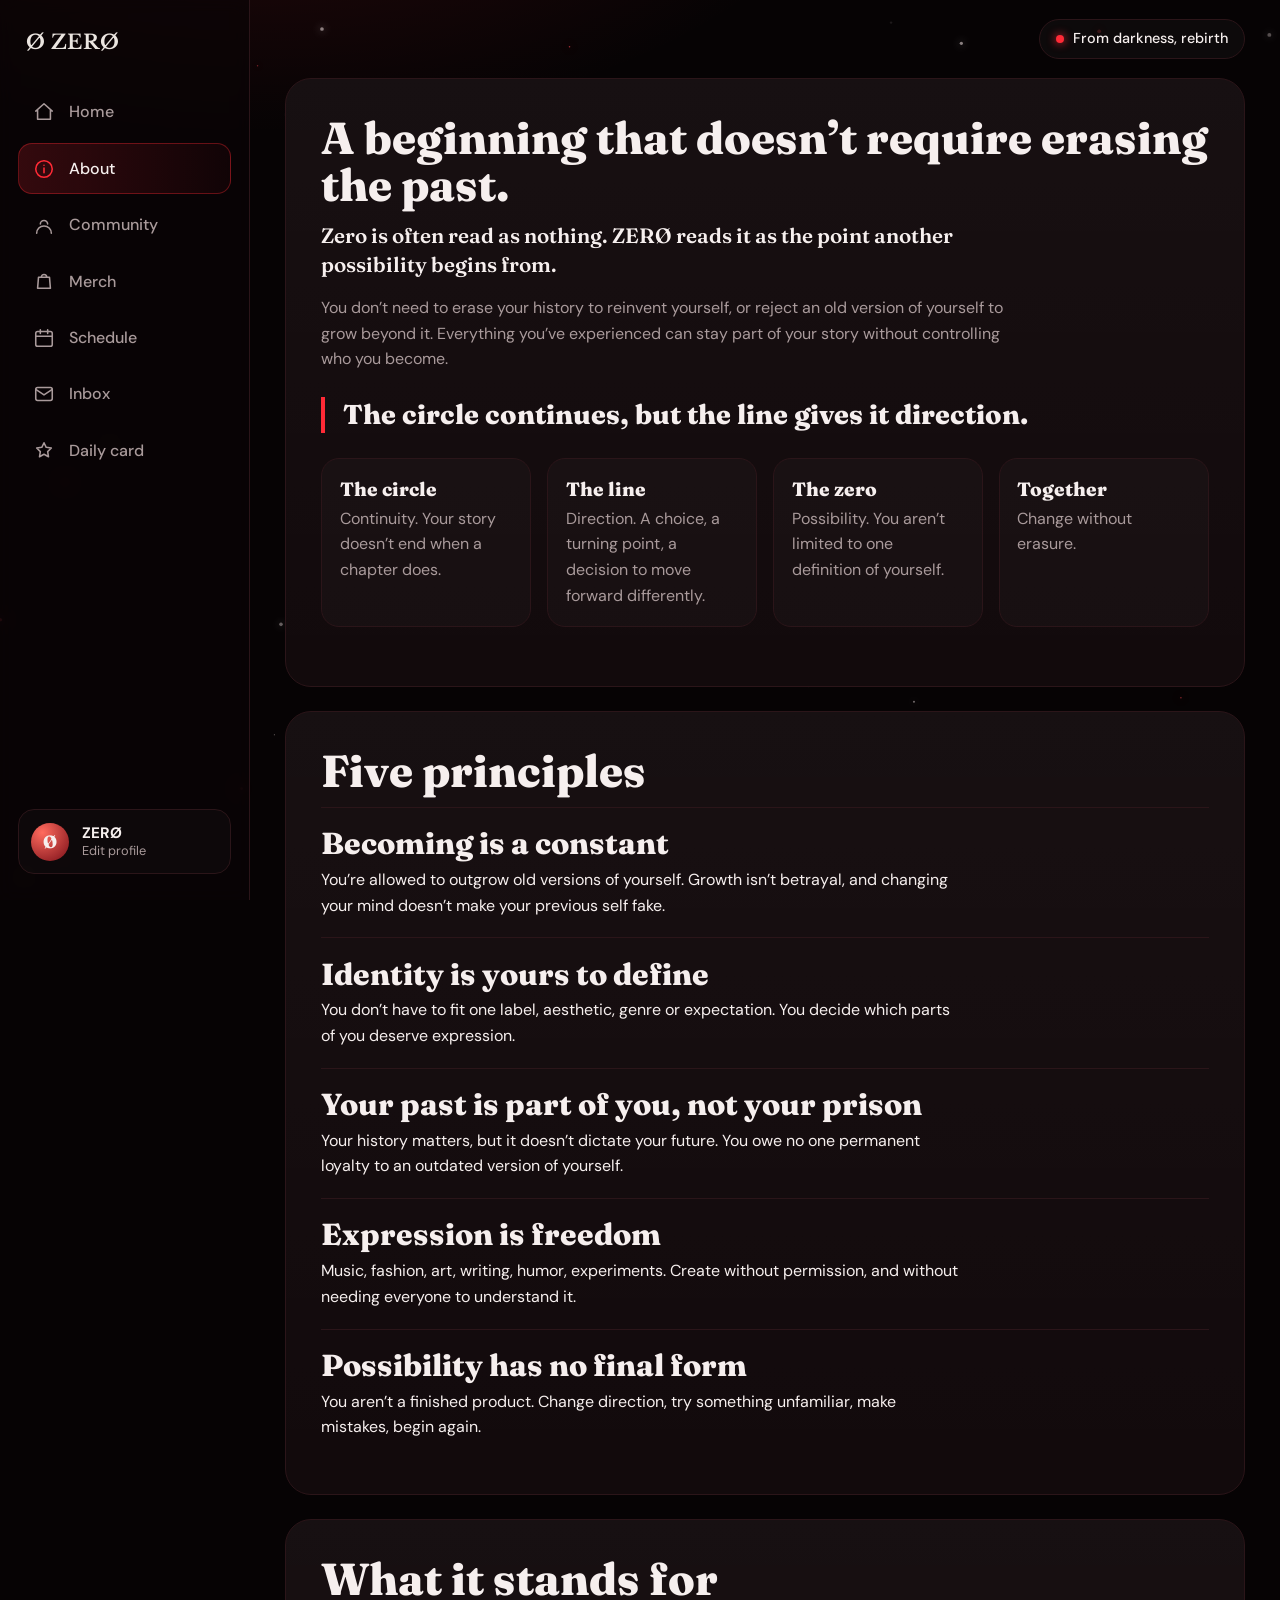
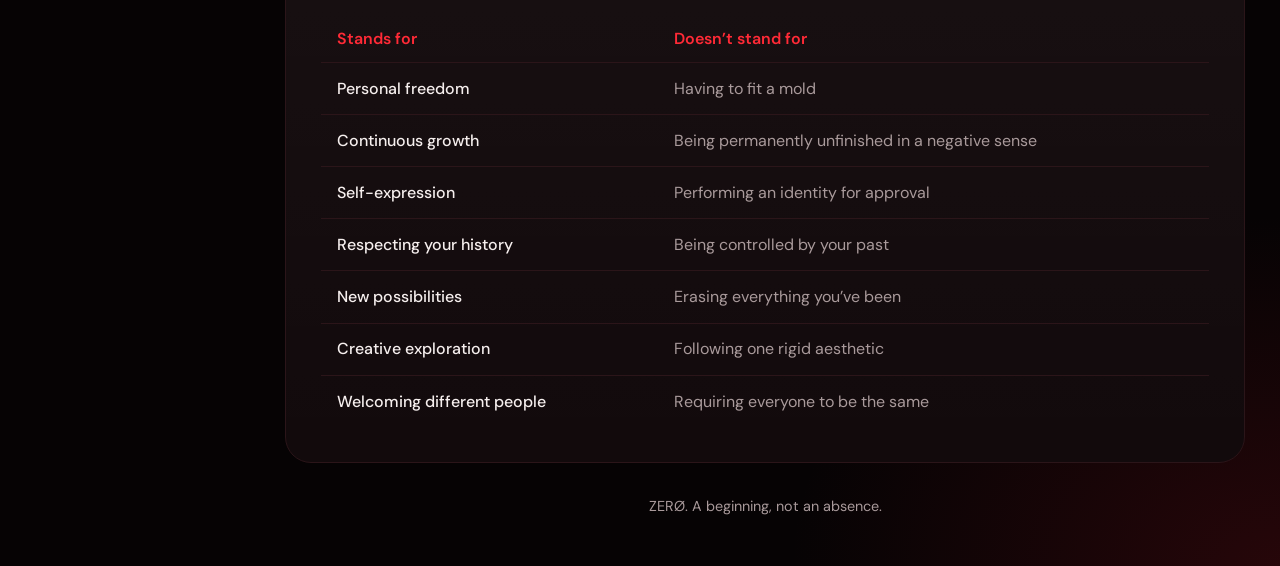
<file: about.html>
<!DOCTYPE html>
<html lang="en">
<head>
<meta charset="utf-8">
<meta name="viewport" content="width=device-width, initial-scale=1, viewport-fit=cover">
<meta name="theme-color" content="#000000">
<meta name="description" content="ZERØ isn’t about erasing yourself. It’s about allowing yourself to evolve.">
<title>About · ZERØ</title>
<link rel="manifest" href="manifest.json">
<link rel="icon" href="icon.svg" type="image/svg+xml">
<link rel="icon" href="favicon-32.png" sizes="32x32" type="image/png">
<link rel="apple-touch-icon" href="apple-touch-icon.png">
<link rel="preconnect" href="https://fonts.googleapis.com">
<link rel="preconnect" href="https://fonts.gstatic.com" crossorigin>
<link href="https://fonts.googleapis.com/css2?family=Fraunces:opsz,wght@9..144,600;9..144,800&family=DM+Sans:wght@400;500;700&family=Libre+Baskerville:wght@700&display=swap" rel="stylesheet">
<link rel="stylesheet" href="zero.css">
</head>
<body>
<canvas id="stars" aria-hidden="true"></canvas>
<aside>
  <a class="brand" href="index.html"><b class="wm">Ø ZERØ</b></a>
  <nav aria-label="Main"><ul><li><a href="index.html"><svg viewBox="0 0 24 24"><path d="M3 11l9-8 9 8M5 10v10h14V10"/></svg>Home</a></li><li><a href="about.html" aria-current="page"><svg viewBox="0 0 24 24"><circle cx="12" cy="12" r="9"/><path d="M12 11v5M12 8h.01"/></svg>About</a></li><li><a href="community.html"><svg viewBox="0 0 24 24"><path d="M16 11a4 4 0 10-8 0M4 21a8 8 0 0116 0"/></svg>Community</a></li><li><a href="merch.html"><svg viewBox="0 0 24 24"><path d="M6 8h12l1 12H5zM9 8a3 3 0 016 0"/></svg>Merch</a></li><li><a href="schedule.html"><svg viewBox="0 0 24 24"><rect x="3" y="5" width="18" height="16" rx="2"/><path d="M3 10h18M8 3v4M16 3v4"/></svg>Schedule</a></li><li><a href="inbox.html"><svg viewBox="0 0 24 24"><rect x="3" y="5" width="18" height="14" rx="2"/><path d="M3 7l9 6 9-6"/></svg>Inbox</a></li><li><a href="tarot.html"><svg viewBox="0 0 24 24"><path d="M12 3l2.4 5 5.6.8-4 3.9.9 5.6L12 15.6 7.1 18.3l.9-5.6-4-3.9 5.6-.8z"/></svg>Daily card</a></li></ul></nav>
  <button class="me" id="me" type="button" aria-haspopup="dialog" aria-label="Edit profile"><i id="me-av">Ø</i><div><b id="me-name">ZERØ</b><small id="me-sub">Edit profile</small></div></button>
</aside>
<main>
  <div class="top"><span class="pill">From darkness, rebirth</span></div>
  <div class="card">
    <h2>A beginning that doesn’t require erasing the past.</h2>
    <p class="lead">Zero is often read as nothing. ZERØ reads it as the point another possibility begins from.</p>
    <p class="intro">You don’t need to erase your history to reinvent yourself, or reject an old version of yourself to grow beyond it. Everything you’ve experienced can stay part of your story without controlling who you become.</p>
    <p class="message">The circle continues, but the line gives it direction.</p>
    <div class="grid4">
      <div class="mini"><b>The circle</b>Continuity. Your story doesn’t end when a chapter does.</div>
      <div class="mini"><b>The line</b>Direction. A choice, a turning point, a decision to move forward differently.</div>
      <div class="mini"><b>The zero</b>Possibility. You aren’t limited to one definition of yourself.</div>
      <div class="mini"><b>Together</b>Change without erasure.</div>
    </div>
  </div>
  <div class="card gap"><h2>Five principles</h2><div class="force"><h3>Becoming is a constant</h3><p>You’re allowed to outgrow old versions of yourself. Growth isn’t betrayal, and changing your mind doesn’t make your previous self fake.</p></div><div class="force"><h3>Identity is yours to define</h3><p>You don’t have to fit one label, aesthetic, genre or expectation. You decide which parts of you deserve expression.</p></div><div class="force"><h3>Your past is part of you, not your prison</h3><p>Your history matters, but it doesn’t dictate your future. You owe no one permanent loyalty to an outdated version of yourself.</p></div><div class="force"><h3>Expression is freedom</h3><p>Music, fashion, art, writing, humor, experiments. Create without permission, and without needing everyone to understand it.</p></div><div class="force"><h3>Possibility has no final form</h3><p>You aren’t a finished product. Change direction, try something unfamiliar, make mistakes, begin again.</p></div></div>
  <div class="card gap"><h2>What it stands for</h2><div class="scroll"><table><thead><tr><th>Stands for</th><th>Doesn’t stand for</th></tr></thead><tbody><tr><td>Personal freedom</td><td>Having to fit a mold</td></tr><tr><td>Continuous growth</td><td>Being permanently unfinished in a negative sense</td></tr><tr><td>Self-expression</td><td>Performing an identity for approval</td></tr><tr><td>Respecting your history</td><td>Being controlled by your past</td></tr><tr><td>New possibilities</td><td>Erasing everything you’ve been</td></tr><tr><td>Creative exploration</td><td>Following one rigid aesthetic</td></tr><tr><td>Welcoming different people</td><td>Requiring everyone to be the same</td></tr></tbody></table></div></div>
  <footer>ZERØ. A beginning, not an absence.</footer>
</main>
<script src="zero.js"></script>
</body>
</html>
</file>
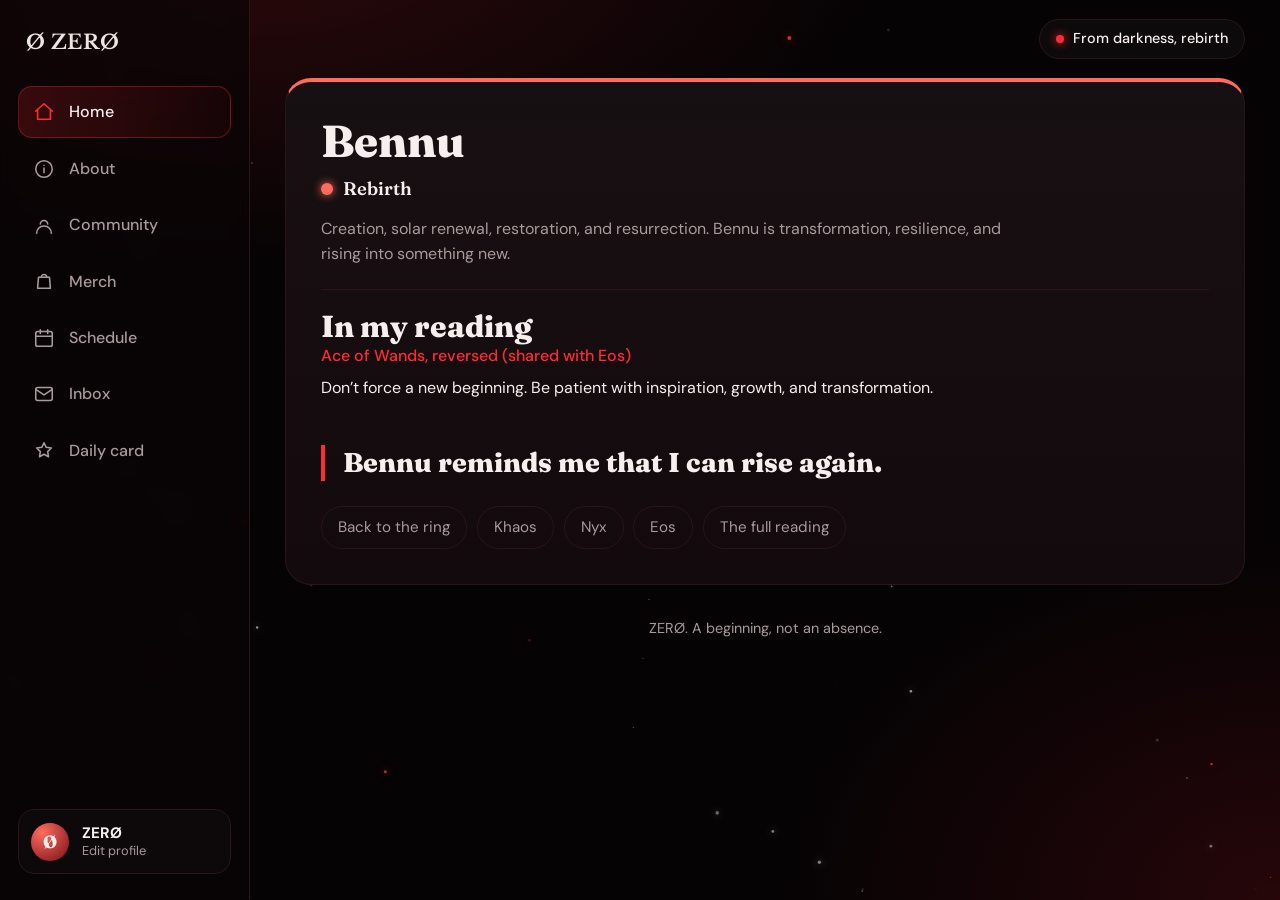
<file: bennu.html>
<!DOCTYPE html>
<html lang="en">
<head>
<meta charset="utf-8">
<meta name="viewport" content="width=device-width, initial-scale=1, viewport-fit=cover">
<meta name="theme-color" content="#000000">
<meta name="description" content="ZERØ isn’t about erasing yourself. It’s about allowing yourself to evolve.">
<title>Bennu · ZERØ</title>
<link rel="manifest" href="manifest.json">
<link rel="icon" href="icon.svg" type="image/svg+xml">
<link rel="icon" href="favicon-32.png" sizes="32x32" type="image/png">
<link rel="apple-touch-icon" href="apple-touch-icon.png">
<link rel="preconnect" href="https://fonts.googleapis.com">
<link rel="preconnect" href="https://fonts.gstatic.com" crossorigin>
<link href="https://fonts.googleapis.com/css2?family=Fraunces:opsz,wght@9..144,600;9..144,800&family=DM+Sans:wght@400;500;700&family=Libre+Baskerville:wght@700&display=swap" rel="stylesheet">
<link rel="stylesheet" href="zero.css">
</head>
<body>
<canvas id="stars" aria-hidden="true"></canvas>
<aside>
  <a class="brand" href="index.html"><b class="wm">Ø ZERØ</b></a>
  <nav aria-label="Main"><ul><li><a href="index.html" aria-current="page"><svg viewBox="0 0 24 24"><path d="M3 11l9-8 9 8M5 10v10h14V10"/></svg>Home</a></li><li><a href="about.html"><svg viewBox="0 0 24 24"><circle cx="12" cy="12" r="9"/><path d="M12 11v5M12 8h.01"/></svg>About</a></li><li><a href="community.html"><svg viewBox="0 0 24 24"><path d="M16 11a4 4 0 10-8 0M4 21a8 8 0 0116 0"/></svg>Community</a></li><li><a href="merch.html"><svg viewBox="0 0 24 24"><path d="M6 8h12l1 12H5zM9 8a3 3 0 016 0"/></svg>Merch</a></li><li><a href="schedule.html"><svg viewBox="0 0 24 24"><rect x="3" y="5" width="18" height="16" rx="2"/><path d="M3 10h18M8 3v4M16 3v4"/></svg>Schedule</a></li><li><a href="inbox.html"><svg viewBox="0 0 24 24"><rect x="3" y="5" width="18" height="14" rx="2"/><path d="M3 7l9 6 9-6"/></svg>Inbox</a></li><li><a href="tarot.html"><svg viewBox="0 0 24 24"><path d="M12 3l2.4 5 5.6.8-4 3.9.9 5.6L12 15.6 7.1 18.3l.9-5.6-4-3.9 5.6-.8z"/></svg>Daily card</a></li></ul></nav>
  <button class="me" id="me" type="button" aria-haspopup="dialog" aria-label="Edit profile"><i id="me-av">Ø</i><div><b id="me-name">ZERØ</b><small id="me-sub">Edit profile</small></div></button>
</aside>
<main>
  <div class="top"><span class="pill">From darkness, rebirth</span></div>
  <div class="card deity" style="--c:#ff6b5e">
    <h2>Bennu</h2><p class="sub">Rebirth</p><p class="intro">Creation, solar renewal, restoration, and resurrection. Bennu is transformation, resilience, and rising into something new.</p>
    <div class="force"><h3>In my reading</h3><b>Ace of Wands, reversed (shared with Eos)</b><p>Don’t force a new beginning. Be patient with inspiration, growth, and transformation.</p></div>
    <p class="message">Bennu reminds me that I can rise again.</p>
    <div class="chips"><a class="chip" href="index.html">Back to the ring</a><a class="chip" href="khaos.html">Khaos</a><a class="chip" href="nyx.html">Nyx</a><a class="chip" href="eos.html">Eos</a><a class="chip" href="reading.html">The full reading</a></div>
  </div>
  <footer>ZERØ. A beginning, not an absence.</footer>
</main>
<script src="zero.js"></script>
</body>
</html>
</file>
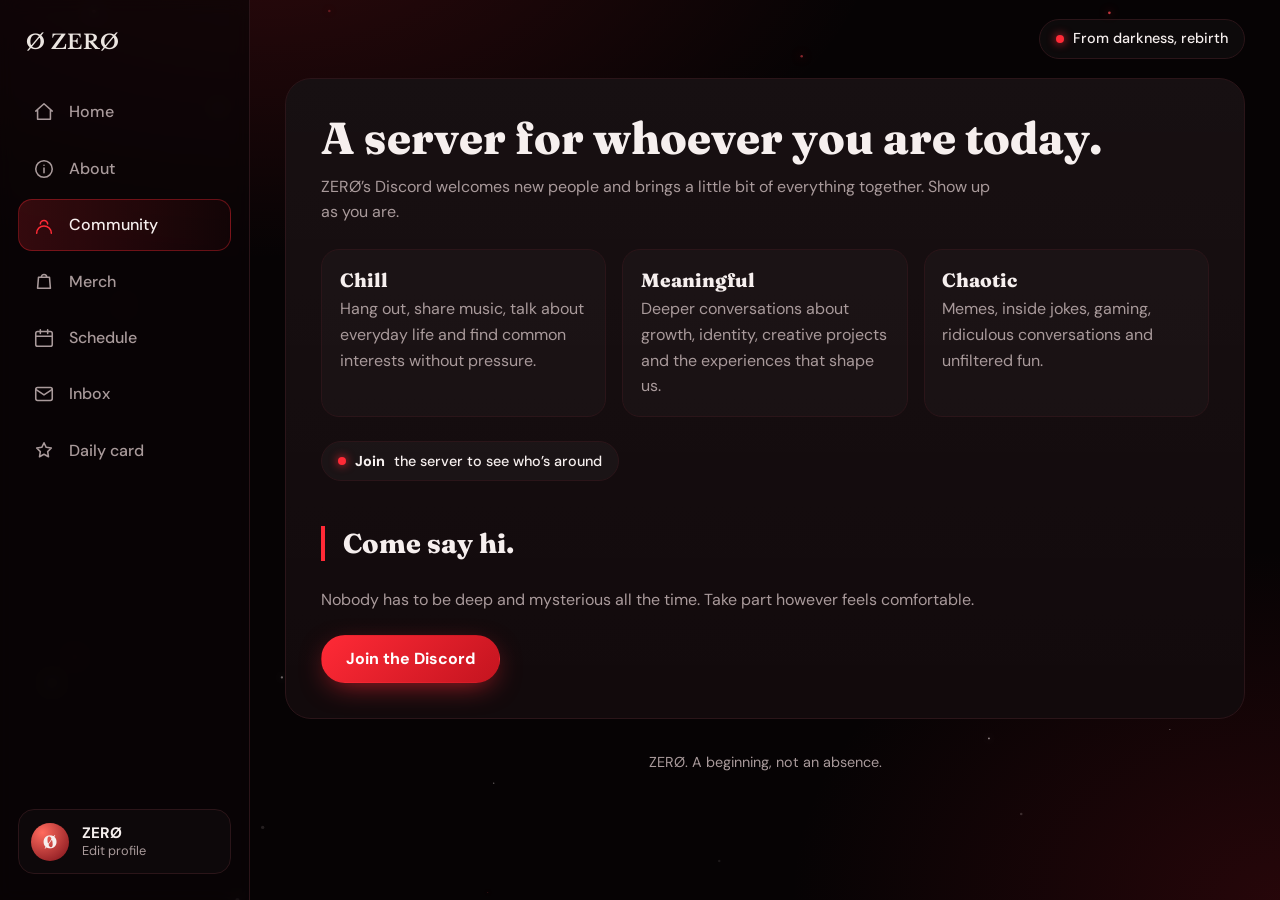
<file: community.html>
<!DOCTYPE html>
<html lang="en">
<head>
<meta charset="utf-8">
<meta name="viewport" content="width=device-width, initial-scale=1, viewport-fit=cover">
<meta name="theme-color" content="#000000">
<meta name="description" content="ZERØ isn’t about erasing yourself. It’s about allowing yourself to evolve.">
<title>Community · ZERØ</title>
<link rel="manifest" href="manifest.json">
<link rel="icon" href="icon.svg" type="image/svg+xml">
<link rel="icon" href="favicon-32.png" sizes="32x32" type="image/png">
<link rel="apple-touch-icon" href="apple-touch-icon.png">
<link rel="preconnect" href="https://fonts.googleapis.com">
<link rel="preconnect" href="https://fonts.gstatic.com" crossorigin>
<link href="https://fonts.googleapis.com/css2?family=Fraunces:opsz,wght@9..144,600;9..144,800&family=DM+Sans:wght@400;500;700&family=Libre+Baskerville:wght@700&display=swap" rel="stylesheet">
<link rel="stylesheet" href="zero.css">
</head>
<body>
<canvas id="stars" aria-hidden="true"></canvas>
<aside>
  <a class="brand" href="index.html"><b class="wm">Ø ZERØ</b></a>
  <nav aria-label="Main"><ul><li><a href="index.html"><svg viewBox="0 0 24 24"><path d="M3 11l9-8 9 8M5 10v10h14V10"/></svg>Home</a></li><li><a href="about.html"><svg viewBox="0 0 24 24"><circle cx="12" cy="12" r="9"/><path d="M12 11v5M12 8h.01"/></svg>About</a></li><li><a href="community.html" aria-current="page"><svg viewBox="0 0 24 24"><path d="M16 11a4 4 0 10-8 0M4 21a8 8 0 0116 0"/></svg>Community</a></li><li><a href="merch.html"><svg viewBox="0 0 24 24"><path d="M6 8h12l1 12H5zM9 8a3 3 0 016 0"/></svg>Merch</a></li><li><a href="schedule.html"><svg viewBox="0 0 24 24"><rect x="3" y="5" width="18" height="16" rx="2"/><path d="M3 10h18M8 3v4M16 3v4"/></svg>Schedule</a></li><li><a href="inbox.html"><svg viewBox="0 0 24 24"><rect x="3" y="5" width="18" height="14" rx="2"/><path d="M3 7l9 6 9-6"/></svg>Inbox</a></li><li><a href="tarot.html"><svg viewBox="0 0 24 24"><path d="M12 3l2.4 5 5.6.8-4 3.9.9 5.6L12 15.6 7.1 18.3l.9-5.6-4-3.9 5.6-.8z"/></svg>Daily card</a></li></ul></nav>
  <button class="me" id="me" type="button" aria-haspopup="dialog" aria-label="Edit profile"><i id="me-av">Ø</i><div><b id="me-name">ZERØ</b><small id="me-sub">Edit profile</small></div></button>
</aside>
<main>
  <div class="top"><span class="pill">From darkness, rebirth</span></div>
  <div class="card">
    <h2>A server for whoever you are today.</h2>
    <p class="intro">ZERØ’s Discord welcomes new people and brings a little bit of everything together. Show up as you are.</p>
    <div class="grid3">
      <div class="mini"><b>Chill</b>Hang out, share music, talk about everyday life and find common interests without pressure.</div>
      <div class="mini"><b>Meaningful</b>Deeper conversations about growth, identity, creative projects and the experiences that shape us.</div>
      <div class="mini"><b>Chaotic</b>Memes, inside jokes, gaming, ridiculous conversations and unfiltered fun.</div>
    </div>
    <div class="online" id="online" aria-live="polite"><span class="pill"><b id="onnum">–</b> online in the server right now</span><span class="muted" id="ontot"></span><div class="who" id="who"></div></div>
    <p class="message">Come say hi.</p>
    <p class="intro">Nobody has to be deep and mysterious all the time. Take part however feels comfortable.</p>
    <a class="btn main" href="https://discord.gg/jBfXVJUcVZ">Join the Discord</a>
  </div>
  <footer>ZERØ. A beginning, not an absence.</footer>
</main>
<script src="zero.js"></script>
</body>
</html>
</file>
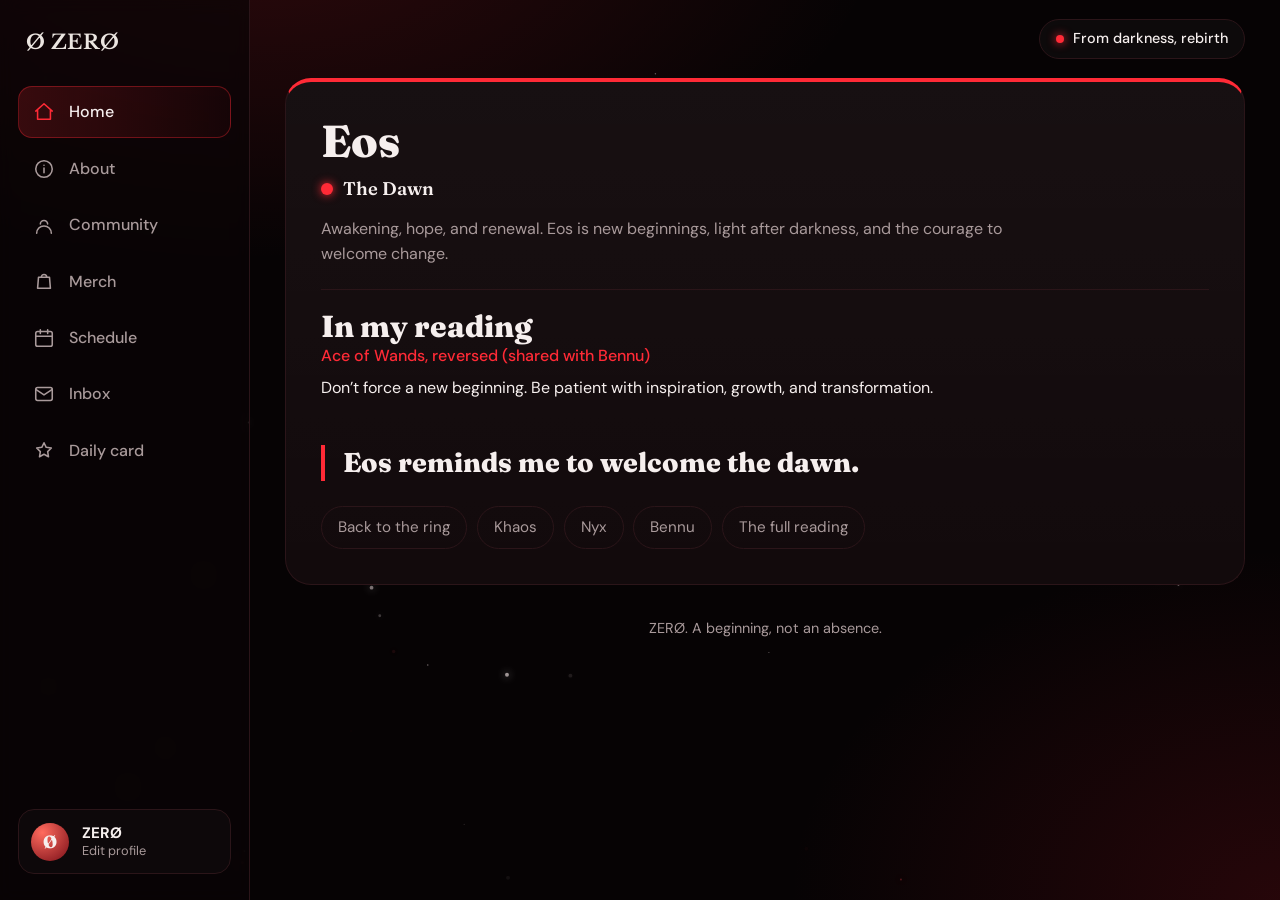
<file: eos.html>
<!DOCTYPE html>
<html lang="en">
<head>
<meta charset="utf-8">
<meta name="viewport" content="width=device-width, initial-scale=1, viewport-fit=cover">
<meta name="theme-color" content="#000000">
<meta name="description" content="ZERØ isn’t about erasing yourself. It’s about allowing yourself to evolve.">
<title>Eos · ZERØ</title>
<link rel="manifest" href="manifest.json">
<link rel="icon" href="icon.svg" type="image/svg+xml">
<link rel="icon" href="favicon-32.png" sizes="32x32" type="image/png">
<link rel="apple-touch-icon" href="apple-touch-icon.png">
<link rel="preconnect" href="https://fonts.googleapis.com">
<link rel="preconnect" href="https://fonts.gstatic.com" crossorigin>
<link href="https://fonts.googleapis.com/css2?family=Fraunces:opsz,wght@9..144,600;9..144,800&family=DM+Sans:wght@400;500;700&family=Libre+Baskerville:wght@700&display=swap" rel="stylesheet">
<link rel="stylesheet" href="zero.css">
</head>
<body>
<canvas id="stars" aria-hidden="true"></canvas>
<aside>
  <a class="brand" href="index.html"><b class="wm">Ø ZERØ</b></a>
  <nav aria-label="Main"><ul><li><a href="index.html" aria-current="page"><svg viewBox="0 0 24 24"><path d="M3 11l9-8 9 8M5 10v10h14V10"/></svg>Home</a></li><li><a href="about.html"><svg viewBox="0 0 24 24"><circle cx="12" cy="12" r="9"/><path d="M12 11v5M12 8h.01"/></svg>About</a></li><li><a href="community.html"><svg viewBox="0 0 24 24"><path d="M16 11a4 4 0 10-8 0M4 21a8 8 0 0116 0"/></svg>Community</a></li><li><a href="merch.html"><svg viewBox="0 0 24 24"><path d="M6 8h12l1 12H5zM9 8a3 3 0 016 0"/></svg>Merch</a></li><li><a href="schedule.html"><svg viewBox="0 0 24 24"><rect x="3" y="5" width="18" height="16" rx="2"/><path d="M3 10h18M8 3v4M16 3v4"/></svg>Schedule</a></li><li><a href="inbox.html"><svg viewBox="0 0 24 24"><rect x="3" y="5" width="18" height="14" rx="2"/><path d="M3 7l9 6 9-6"/></svg>Inbox</a></li><li><a href="tarot.html"><svg viewBox="0 0 24 24"><path d="M12 3l2.4 5 5.6.8-4 3.9.9 5.6L12 15.6 7.1 18.3l.9-5.6-4-3.9 5.6-.8z"/></svg>Daily card</a></li></ul></nav>
  <button class="me" id="me" type="button" aria-haspopup="dialog" aria-label="Edit profile"><i id="me-av">Ø</i><div><b id="me-name">ZERØ</b><small id="me-sub">Edit profile</small></div></button>
</aside>
<main>
  <div class="top"><span class="pill">From darkness, rebirth</span></div>
  <div class="card deity" style="--c:#ff2a36">
    <h2>Eos</h2><p class="sub">The Dawn</p><p class="intro">Awakening, hope, and renewal. Eos is new beginnings, light after darkness, and the courage to welcome change.</p>
    <div class="force"><h3>In my reading</h3><b>Ace of Wands, reversed (shared with Bennu)</b><p>Don’t force a new beginning. Be patient with inspiration, growth, and transformation.</p></div>
    <p class="message">Eos reminds me to welcome the dawn.</p>
    <div class="chips"><a class="chip" href="index.html">Back to the ring</a><a class="chip" href="khaos.html">Khaos</a><a class="chip" href="nyx.html">Nyx</a><a class="chip" href="bennu.html">Bennu</a><a class="chip" href="reading.html">The full reading</a></div>
  </div>
  <footer>ZERØ. A beginning, not an absence.</footer>
</main>
<script src="zero.js"></script>
</body>
</html>
</file>
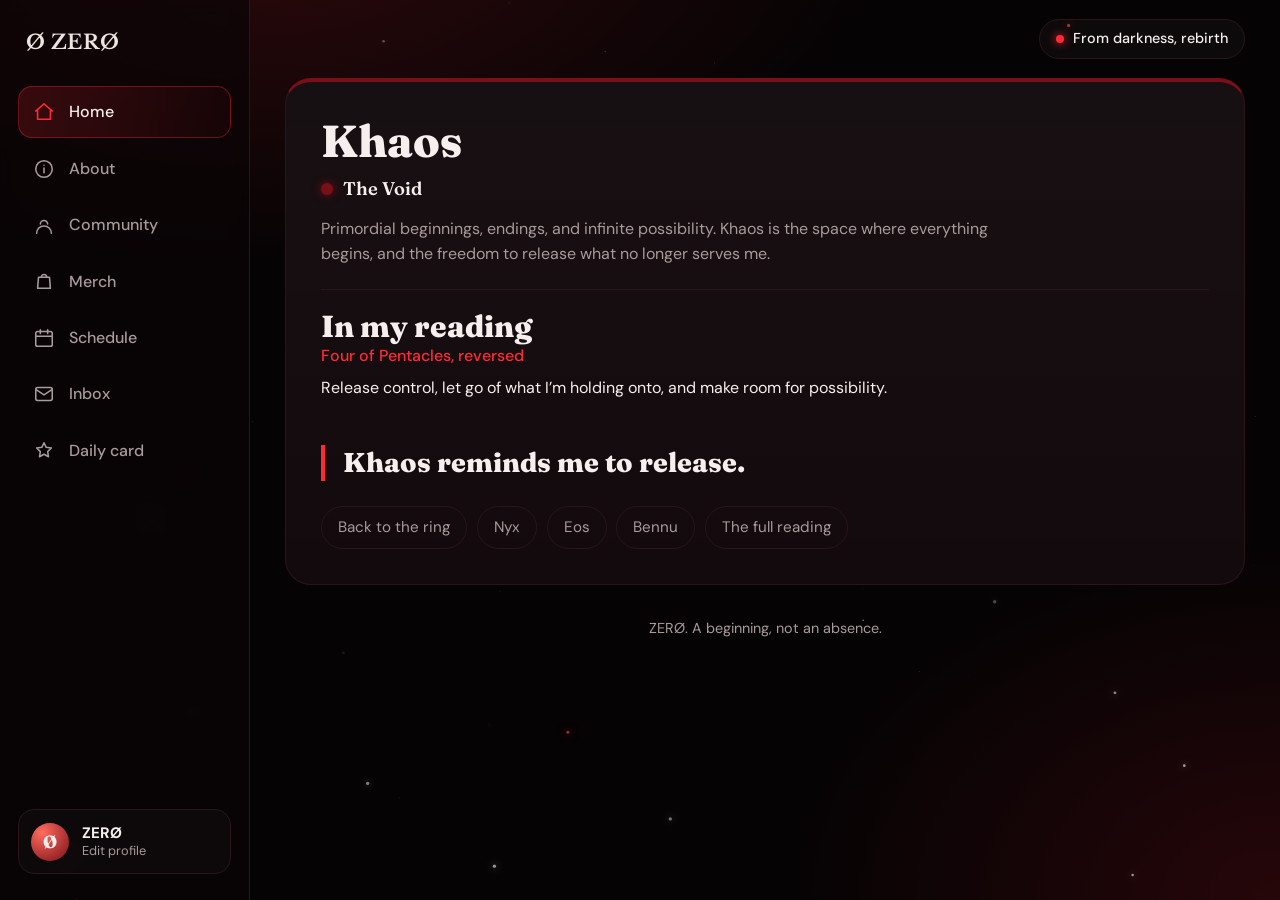
<file: khaos.html>
<!DOCTYPE html>
<html lang="en">
<head>
<meta charset="utf-8">
<meta name="viewport" content="width=device-width, initial-scale=1, viewport-fit=cover">
<meta name="theme-color" content="#000000">
<meta name="description" content="ZERØ isn’t about erasing yourself. It’s about allowing yourself to evolve.">
<title>Khaos · ZERØ</title>
<link rel="manifest" href="manifest.json">
<link rel="icon" href="icon.svg" type="image/svg+xml">
<link rel="icon" href="favicon-32.png" sizes="32x32" type="image/png">
<link rel="apple-touch-icon" href="apple-touch-icon.png">
<link rel="preconnect" href="https://fonts.googleapis.com">
<link rel="preconnect" href="https://fonts.gstatic.com" crossorigin>
<link href="https://fonts.googleapis.com/css2?family=Fraunces:opsz,wght@9..144,600;9..144,800&family=DM+Sans:wght@400;500;700&family=Libre+Baskerville:wght@700&display=swap" rel="stylesheet">
<link rel="stylesheet" href="zero.css">
</head>
<body>
<canvas id="stars" aria-hidden="true"></canvas>
<aside>
  <a class="brand" href="index.html"><b class="wm">Ø ZERØ</b></a>
  <nav aria-label="Main"><ul><li><a href="index.html" aria-current="page"><svg viewBox="0 0 24 24"><path d="M3 11l9-8 9 8M5 10v10h14V10"/></svg>Home</a></li><li><a href="about.html"><svg viewBox="0 0 24 24"><circle cx="12" cy="12" r="9"/><path d="M12 11v5M12 8h.01"/></svg>About</a></li><li><a href="community.html"><svg viewBox="0 0 24 24"><path d="M16 11a4 4 0 10-8 0M4 21a8 8 0 0116 0"/></svg>Community</a></li><li><a href="merch.html"><svg viewBox="0 0 24 24"><path d="M6 8h12l1 12H5zM9 8a3 3 0 016 0"/></svg>Merch</a></li><li><a href="schedule.html"><svg viewBox="0 0 24 24"><rect x="3" y="5" width="18" height="16" rx="2"/><path d="M3 10h18M8 3v4M16 3v4"/></svg>Schedule</a></li><li><a href="inbox.html"><svg viewBox="0 0 24 24"><rect x="3" y="5" width="18" height="14" rx="2"/><path d="M3 7l9 6 9-6"/></svg>Inbox</a></li><li><a href="tarot.html"><svg viewBox="0 0 24 24"><path d="M12 3l2.4 5 5.6.8-4 3.9.9 5.6L12 15.6 7.1 18.3l.9-5.6-4-3.9 5.6-.8z"/></svg>Daily card</a></li></ul></nav>
  <button class="me" id="me" type="button" aria-haspopup="dialog" aria-label="Edit profile"><i id="me-av">Ø</i><div><b id="me-name">ZERØ</b><small id="me-sub">Edit profile</small></div></button>
</aside>
<main>
  <div class="top"><span class="pill">From darkness, rebirth</span></div>
  <div class="card deity" style="--c:#7a0f18">
    <h2>Khaos</h2><p class="sub">The Void</p><p class="intro">Primordial beginnings, endings, and infinite possibility. Khaos is the space where everything begins, and the freedom to release what no longer serves me.</p>
    <div class="force"><h3>In my reading</h3><b>Four of Pentacles, reversed</b><p>Release control, let go of what I’m holding onto, and make room for possibility.</p></div>
    <p class="message">Khaos reminds me to release.</p>
    <div class="chips"><a class="chip" href="index.html">Back to the ring</a><a class="chip" href="nyx.html">Nyx</a><a class="chip" href="eos.html">Eos</a><a class="chip" href="bennu.html">Bennu</a><a class="chip" href="reading.html">The full reading</a></div>
  </div>
  <footer>ZERØ. A beginning, not an absence.</footer>
</main>
<script src="zero.js"></script>
</body>
</html>
</file>
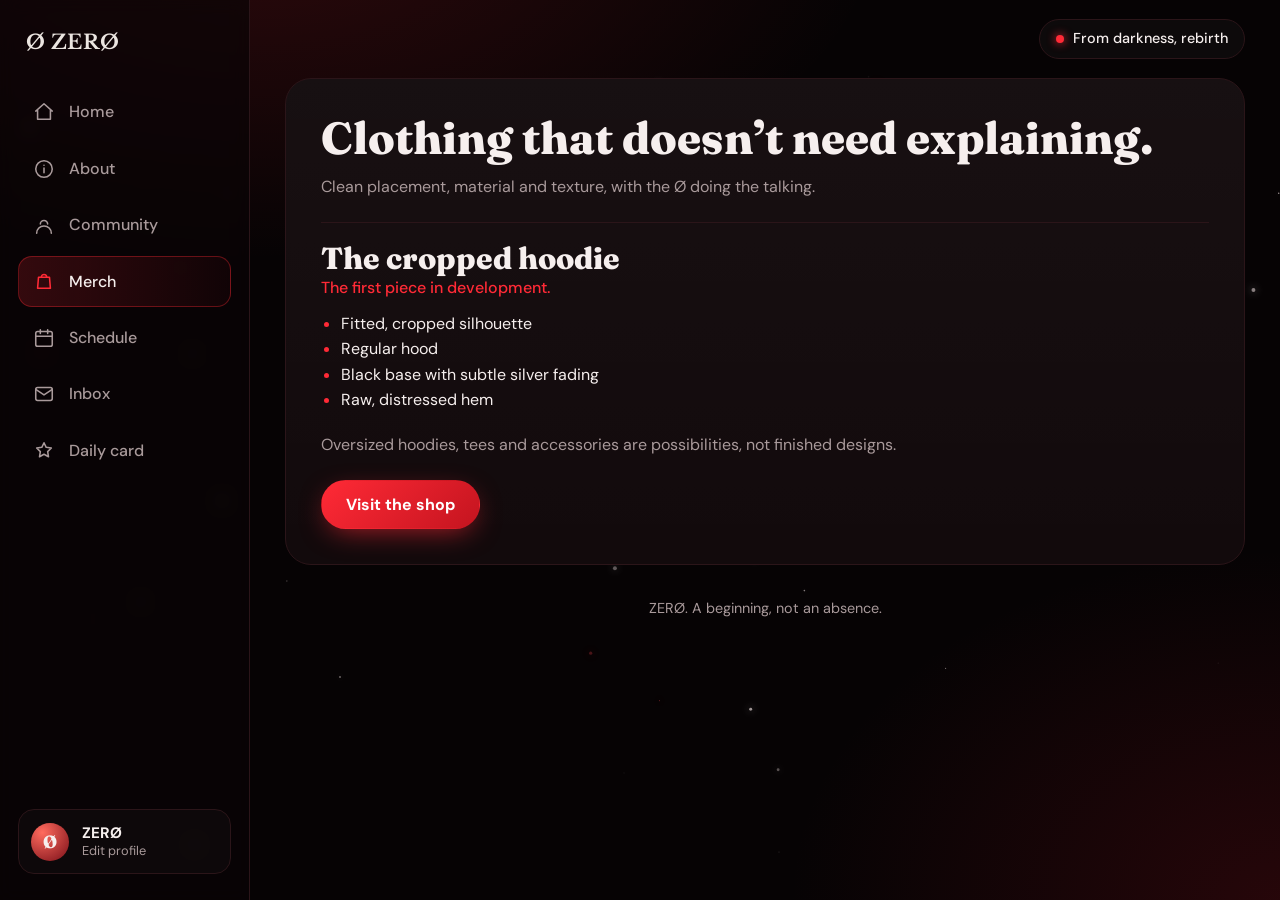
<file: merch.html>
<!DOCTYPE html>
<html lang="en">
<head>
<meta charset="utf-8">
<meta name="viewport" content="width=device-width, initial-scale=1, viewport-fit=cover">
<meta name="theme-color" content="#000000">
<meta name="description" content="ZERØ isn’t about erasing yourself. It’s about allowing yourself to evolve.">
<title>Merch · ZERØ</title>
<link rel="manifest" href="manifest.json">
<link rel="icon" href="icon.svg" type="image/svg+xml">
<link rel="icon" href="favicon-32.png" sizes="32x32" type="image/png">
<link rel="apple-touch-icon" href="apple-touch-icon.png">
<link rel="preconnect" href="https://fonts.googleapis.com">
<link rel="preconnect" href="https://fonts.gstatic.com" crossorigin>
<link href="https://fonts.googleapis.com/css2?family=Fraunces:opsz,wght@9..144,600;9..144,800&family=DM+Sans:wght@400;500;700&family=Libre+Baskerville:wght@700&display=swap" rel="stylesheet">
<link rel="stylesheet" href="zero.css">
</head>
<body>
<canvas id="stars" aria-hidden="true"></canvas>
<aside>
  <a class="brand" href="index.html"><b class="wm">Ø ZERØ</b></a>
  <nav aria-label="Main"><ul><li><a href="index.html"><svg viewBox="0 0 24 24"><path d="M3 11l9-8 9 8M5 10v10h14V10"/></svg>Home</a></li><li><a href="about.html"><svg viewBox="0 0 24 24"><circle cx="12" cy="12" r="9"/><path d="M12 11v5M12 8h.01"/></svg>About</a></li><li><a href="community.html"><svg viewBox="0 0 24 24"><path d="M16 11a4 4 0 10-8 0M4 21a8 8 0 0116 0"/></svg>Community</a></li><li><a href="merch.html" aria-current="page"><svg viewBox="0 0 24 24"><path d="M6 8h12l1 12H5zM9 8a3 3 0 016 0"/></svg>Merch</a></li><li><a href="schedule.html"><svg viewBox="0 0 24 24"><rect x="3" y="5" width="18" height="16" rx="2"/><path d="M3 10h18M8 3v4M16 3v4"/></svg>Schedule</a></li><li><a href="inbox.html"><svg viewBox="0 0 24 24"><rect x="3" y="5" width="18" height="14" rx="2"/><path d="M3 7l9 6 9-6"/></svg>Inbox</a></li><li><a href="tarot.html"><svg viewBox="0 0 24 24"><path d="M12 3l2.4 5 5.6.8-4 3.9.9 5.6L12 15.6 7.1 18.3l.9-5.6-4-3.9 5.6-.8z"/></svg>Daily card</a></li></ul></nav>
  <button class="me" id="me" type="button" aria-haspopup="dialog" aria-label="Edit profile"><i id="me-av">Ø</i><div><b id="me-name">ZERØ</b><small id="me-sub">Edit profile</small></div></button>
</aside>
<main>
  <div class="top"><span class="pill">From darkness, rebirth</span></div>
  <div class="card">
    <h2>Clothing that doesn’t need explaining.</h2>
    <p class="intro">Clean placement, material and texture, with the Ø doing the talking.</p>
    <div class="force"><h3>The cropped hoodie</h3><b>The first piece in development.</b>
      <ul class="dots"><li>Fitted, cropped silhouette</li><li>Regular hood</li><li>Black base with subtle silver fading</li><li>Raw, distressed hem</li></ul></div>
    <p class="intro">Oversized hoodies, tees and accessories are possibilities, not finished designs.</p>
    <a class="btn main" href="#">Visit the shop</a>
  </div>
  <footer>ZERØ. A beginning, not an absence.</footer>
</main>
<script src="zero.js"></script>
</body>
</html>
</file>
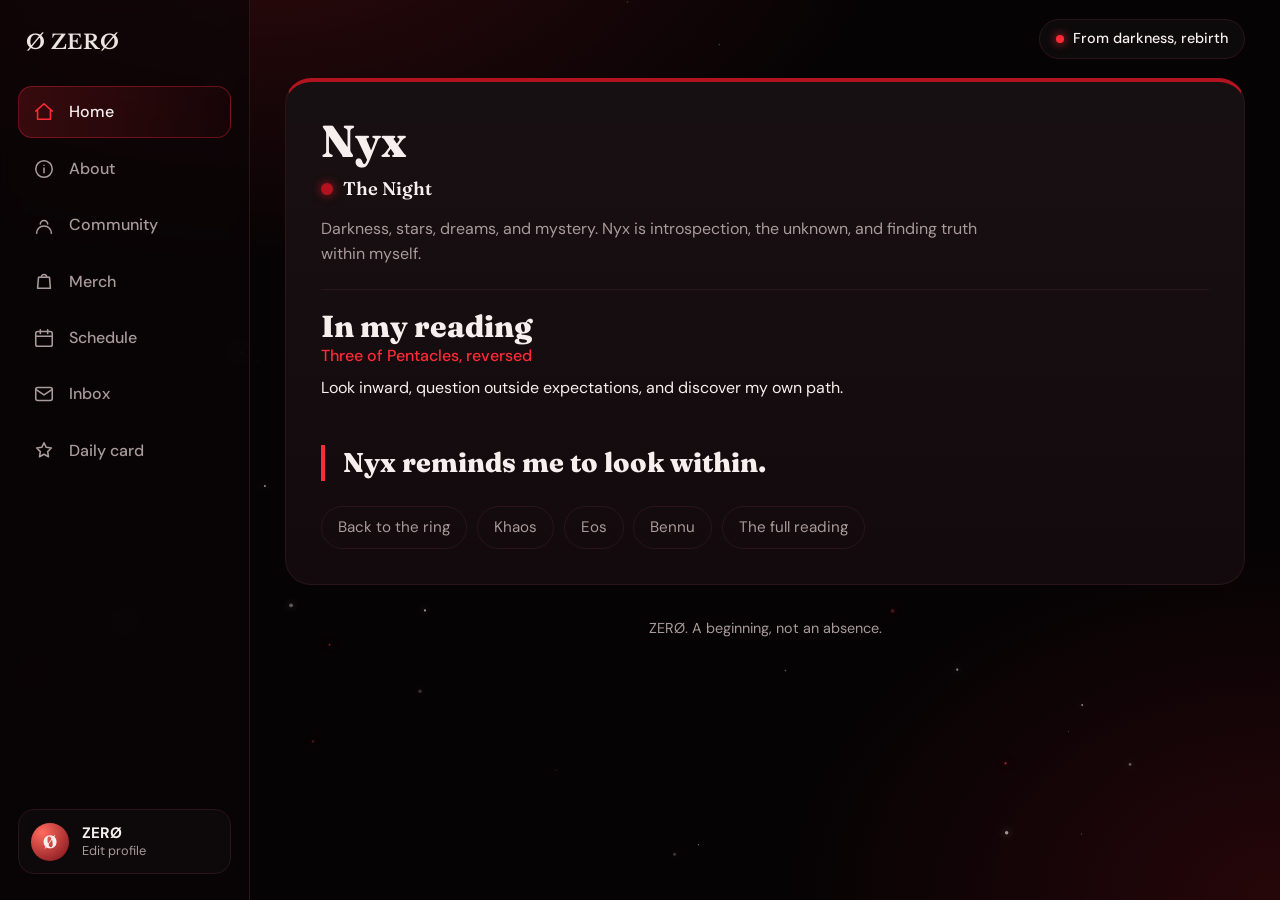
<file: nyx.html>
<!DOCTYPE html>
<html lang="en">
<head>
<meta charset="utf-8">
<meta name="viewport" content="width=device-width, initial-scale=1, viewport-fit=cover">
<meta name="theme-color" content="#000000">
<meta name="description" content="ZERØ isn’t about erasing yourself. It’s about allowing yourself to evolve.">
<title>Nyx · ZERØ</title>
<link rel="manifest" href="manifest.json">
<link rel="icon" href="icon.svg" type="image/svg+xml">
<link rel="icon" href="favicon-32.png" sizes="32x32" type="image/png">
<link rel="apple-touch-icon" href="apple-touch-icon.png">
<link rel="preconnect" href="https://fonts.googleapis.com">
<link rel="preconnect" href="https://fonts.gstatic.com" crossorigin>
<link href="https://fonts.googleapis.com/css2?family=Fraunces:opsz,wght@9..144,600;9..144,800&family=DM+Sans:wght@400;500;700&family=Libre+Baskerville:wght@700&display=swap" rel="stylesheet">
<link rel="stylesheet" href="zero.css">
</head>
<body>
<canvas id="stars" aria-hidden="true"></canvas>
<aside>
  <a class="brand" href="index.html"><b class="wm">Ø ZERØ</b></a>
  <nav aria-label="Main"><ul><li><a href="index.html" aria-current="page"><svg viewBox="0 0 24 24"><path d="M3 11l9-8 9 8M5 10v10h14V10"/></svg>Home</a></li><li><a href="about.html"><svg viewBox="0 0 24 24"><circle cx="12" cy="12" r="9"/><path d="M12 11v5M12 8h.01"/></svg>About</a></li><li><a href="community.html"><svg viewBox="0 0 24 24"><path d="M16 11a4 4 0 10-8 0M4 21a8 8 0 0116 0"/></svg>Community</a></li><li><a href="merch.html"><svg viewBox="0 0 24 24"><path d="M6 8h12l1 12H5zM9 8a3 3 0 016 0"/></svg>Merch</a></li><li><a href="schedule.html"><svg viewBox="0 0 24 24"><rect x="3" y="5" width="18" height="16" rx="2"/><path d="M3 10h18M8 3v4M16 3v4"/></svg>Schedule</a></li><li><a href="inbox.html"><svg viewBox="0 0 24 24"><rect x="3" y="5" width="18" height="14" rx="2"/><path d="M3 7l9 6 9-6"/></svg>Inbox</a></li><li><a href="tarot.html"><svg viewBox="0 0 24 24"><path d="M12 3l2.4 5 5.6.8-4 3.9.9 5.6L12 15.6 7.1 18.3l.9-5.6-4-3.9 5.6-.8z"/></svg>Daily card</a></li></ul></nav>
  <button class="me" id="me" type="button" aria-haspopup="dialog" aria-label="Edit profile"><i id="me-av">Ø</i><div><b id="me-name">ZERØ</b><small id="me-sub">Edit profile</small></div></button>
</aside>
<main>
  <div class="top"><span class="pill">From darkness, rebirth</span></div>
  <div class="card deity" style="--c:#b3131f">
    <h2>Nyx</h2><p class="sub">The Night</p><p class="intro">Darkness, stars, dreams, and mystery. Nyx is introspection, the unknown, and finding truth within myself.</p>
    <div class="force"><h3>In my reading</h3><b>Three of Pentacles, reversed</b><p>Look inward, question outside expectations, and discover my own path.</p></div>
    <p class="message">Nyx reminds me to look within.</p>
    <div class="chips"><a class="chip" href="index.html">Back to the ring</a><a class="chip" href="khaos.html">Khaos</a><a class="chip" href="eos.html">Eos</a><a class="chip" href="bennu.html">Bennu</a><a class="chip" href="reading.html">The full reading</a></div>
  </div>
  <footer>ZERØ. A beginning, not an absence.</footer>
</main>
<script src="zero.js"></script>
</body>
</html>
</file>
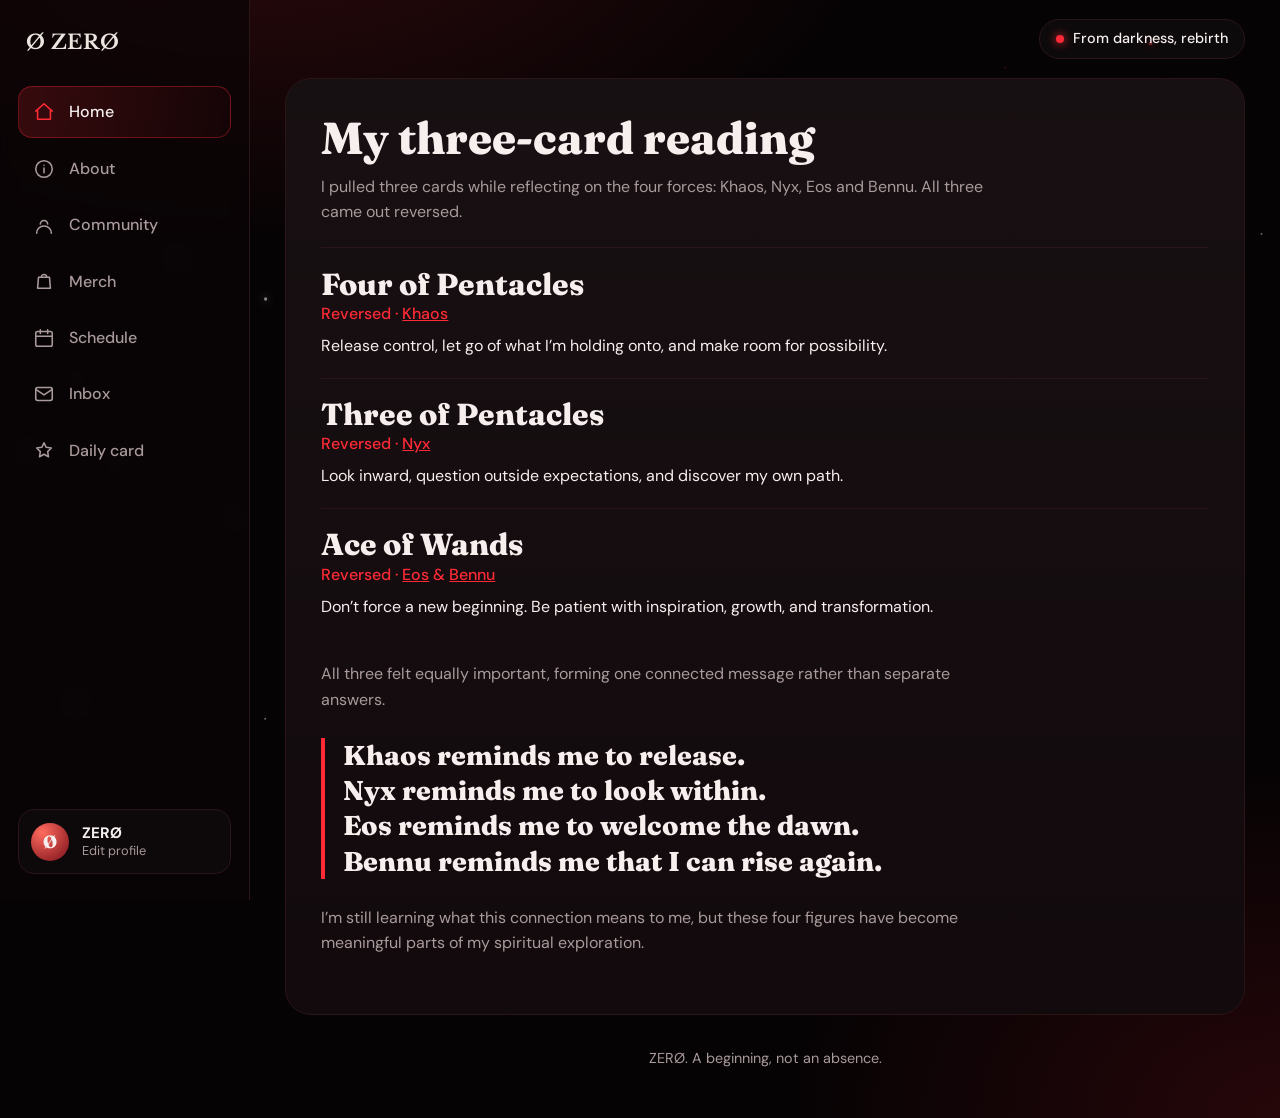
<file: reading.html>
<!DOCTYPE html>
<html lang="en">
<head>
<meta charset="utf-8">
<meta name="viewport" content="width=device-width, initial-scale=1, viewport-fit=cover">
<meta name="theme-color" content="#000000">
<meta name="description" content="ZERØ isn’t about erasing yourself. It’s about allowing yourself to evolve.">
<title>My reading · ZERØ</title>
<link rel="manifest" href="manifest.json">
<link rel="icon" href="icon.svg" type="image/svg+xml">
<link rel="icon" href="favicon-32.png" sizes="32x32" type="image/png">
<link rel="apple-touch-icon" href="apple-touch-icon.png">
<link rel="preconnect" href="https://fonts.googleapis.com">
<link rel="preconnect" href="https://fonts.gstatic.com" crossorigin>
<link href="https://fonts.googleapis.com/css2?family=Fraunces:opsz,wght@9..144,600;9..144,800&family=DM+Sans:wght@400;500;700&family=Libre+Baskerville:wght@700&display=swap" rel="stylesheet">
<link rel="stylesheet" href="zero.css">
</head>
<body>
<canvas id="stars" aria-hidden="true"></canvas>
<aside>
  <a class="brand" href="index.html"><b class="wm">Ø ZERØ</b></a>
  <nav aria-label="Main"><ul><li><a href="index.html" aria-current="page"><svg viewBox="0 0 24 24"><path d="M3 11l9-8 9 8M5 10v10h14V10"/></svg>Home</a></li><li><a href="about.html"><svg viewBox="0 0 24 24"><circle cx="12" cy="12" r="9"/><path d="M12 11v5M12 8h.01"/></svg>About</a></li><li><a href="community.html"><svg viewBox="0 0 24 24"><path d="M16 11a4 4 0 10-8 0M4 21a8 8 0 0116 0"/></svg>Community</a></li><li><a href="merch.html"><svg viewBox="0 0 24 24"><path d="M6 8h12l1 12H5zM9 8a3 3 0 016 0"/></svg>Merch</a></li><li><a href="schedule.html"><svg viewBox="0 0 24 24"><rect x="3" y="5" width="18" height="16" rx="2"/><path d="M3 10h18M8 3v4M16 3v4"/></svg>Schedule</a></li><li><a href="inbox.html"><svg viewBox="0 0 24 24"><rect x="3" y="5" width="18" height="14" rx="2"/><path d="M3 7l9 6 9-6"/></svg>Inbox</a></li><li><a href="tarot.html"><svg viewBox="0 0 24 24"><path d="M12 3l2.4 5 5.6.8-4 3.9.9 5.6L12 15.6 7.1 18.3l.9-5.6-4-3.9 5.6-.8z"/></svg>Daily card</a></li></ul></nav>
  <button class="me" id="me" type="button" aria-haspopup="dialog" aria-label="Edit profile"><i id="me-av">Ø</i><div><b id="me-name">ZERØ</b><small id="me-sub">Edit profile</small></div></button>
</aside>
<main>
  <div class="top"><span class="pill">From darkness, rebirth</span></div>
  <div class="card">
    <h2>My three-card reading</h2>
    <p class="intro">I pulled three cards while reflecting on the four forces: Khaos, Nyx, Eos and Bennu. All three came out reversed.</p>
    <div class="force"><h3>Four of Pentacles</h3><b>Reversed · <a href="khaos.html">Khaos</a></b><p>Release control, let go of what I’m holding onto, and make room for possibility.</p></div>
    <div class="force"><h3>Three of Pentacles</h3><b>Reversed · <a href="nyx.html">Nyx</a></b><p>Look inward, question outside expectations, and discover my own path.</p></div>
    <div class="force"><h3>Ace of Wands</h3><b>Reversed · <a href="eos.html">Eos</a> &amp; <a href="bennu.html">Bennu</a></b><p>Don’t force a new beginning. Be patient with inspiration, growth, and transformation.</p></div>
    <p class="intro" style="margin-top:1.4rem">All three felt equally important, forming one connected message rather than separate answers.</p>
    <p class="message">Khaos reminds me to release.<br>Nyx reminds me to look within.<br>Eos reminds me to welcome the dawn.<br>Bennu reminds me that I can rise again.</p>
    <p class="intro">I’m still learning what this connection means to me, but these four figures have become meaningful parts of my spiritual exploration.</p>
  </div>
  <footer>ZERØ. A beginning, not an absence.</footer>
</main>
<script src="zero.js"></script>
</body>
</html>
</file>
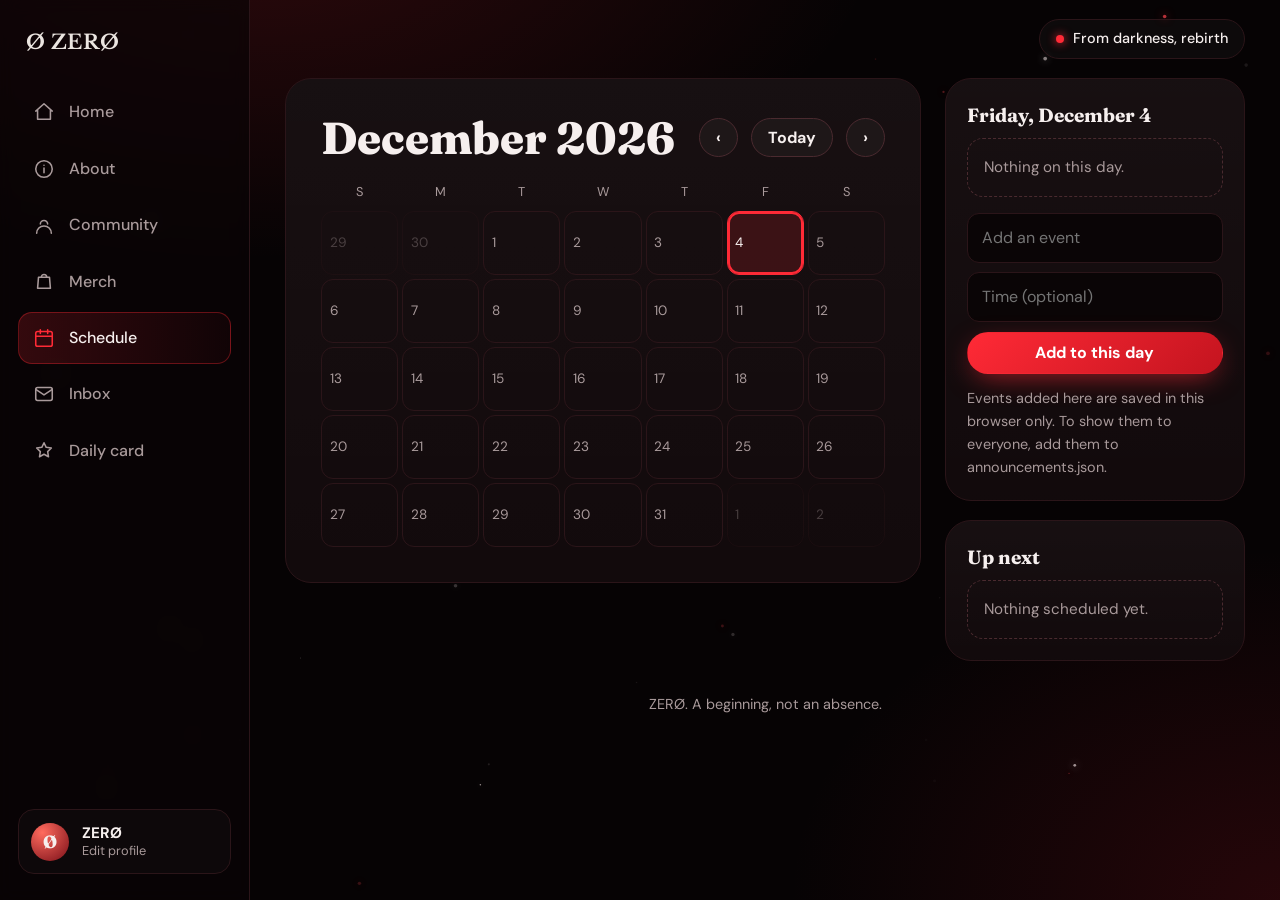
<file: schedule.html>
<!DOCTYPE html>
<html lang="en">
<head>
<meta charset="utf-8">
<meta name="viewport" content="width=device-width, initial-scale=1, viewport-fit=cover">
<meta name="theme-color" content="#000000">
<meta name="description" content="ZERØ isn’t about erasing yourself. It’s about allowing yourself to evolve.">
<title>Schedule · ZERØ</title>
<link rel="manifest" href="manifest.json">
<link rel="icon" href="icon.svg" type="image/svg+xml">
<link rel="icon" href="favicon-32.png" sizes="32x32" type="image/png">
<link rel="apple-touch-icon" href="apple-touch-icon.png">
<link rel="preconnect" href="https://fonts.googleapis.com">
<link rel="preconnect" href="https://fonts.gstatic.com" crossorigin>
<link href="https://fonts.googleapis.com/css2?family=Fraunces:opsz,wght@9..144,600;9..144,800&family=DM+Sans:wght@400;500;700&family=Libre+Baskerville:wght@700&display=swap" rel="stylesheet">
<link rel="stylesheet" href="zero.css">
</head>
<body>
<canvas id="stars" aria-hidden="true"></canvas>
<aside>
  <a class="brand" href="index.html"><b class="wm">Ø ZERØ</b></a>
  <nav aria-label="Main"><ul><li><a href="index.html"><svg viewBox="0 0 24 24"><path d="M3 11l9-8 9 8M5 10v10h14V10"/></svg>Home</a></li><li><a href="about.html"><svg viewBox="0 0 24 24"><circle cx="12" cy="12" r="9"/><path d="M12 11v5M12 8h.01"/></svg>About</a></li><li><a href="community.html"><svg viewBox="0 0 24 24"><path d="M16 11a4 4 0 10-8 0M4 21a8 8 0 0116 0"/></svg>Community</a></li><li><a href="merch.html"><svg viewBox="0 0 24 24"><path d="M6 8h12l1 12H5zM9 8a3 3 0 016 0"/></svg>Merch</a></li><li><a href="schedule.html" aria-current="page"><svg viewBox="0 0 24 24"><rect x="3" y="5" width="18" height="16" rx="2"/><path d="M3 10h18M8 3v4M16 3v4"/></svg>Schedule</a></li><li><a href="inbox.html"><svg viewBox="0 0 24 24"><rect x="3" y="5" width="18" height="14" rx="2"/><path d="M3 7l9 6 9-6"/></svg>Inbox</a></li><li><a href="tarot.html"><svg viewBox="0 0 24 24"><path d="M12 3l2.4 5 5.6.8-4 3.9.9 5.6L12 15.6 7.1 18.3l.9-5.6-4-3.9 5.6-.8z"/></svg>Daily card</a></li></ul></nav>
  <button class="me" id="me" type="button" aria-haspopup="dialog" aria-label="Edit profile"><i id="me-av">Ø</i><div><b id="me-name">ZERØ</b><small id="me-sub">Edit profile</small></div></button>
</aside>
<main>
  <div class="top"><span class="pill">From darkness, rebirth</span></div>
  <div class="dash">
    <div class="card">
      <div class="calhead"><h2 id="calt">Calendar</h2><div class="btns"><button class="btn ghost" id="prev" aria-label="Previous month">‹</button><button class="btn ghost" id="today-btn">Today</button><button class="btn ghost" id="next" aria-label="Next month">›</button></div></div>
      <div class="cal" id="cal"></div>
    </div>
    <div class="side">
      <div class="card"><h3 id="daytitle">Selected day</h3><div class="empty" id="daylist">Nothing on this day.</div>
        <form id="addev" class="addev"><input type="text" id="evt" maxlength="60" placeholder="Add an event" aria-label="Event title"><input type="text" id="evtime" maxlength="20" placeholder="Time (optional)" aria-label="Time"><button class="btn main" type="submit">Add to this day</button></form>
        <p class="muted" style="margin:.8rem 0 0">Events added here are saved in this browser only. To show them to everyone, add them to announcements.json.</p></div>
      <div class="card"><h3>Up next</h3><div class="empty" id="upnext">Nothing scheduled yet.</div></div></div>
  </div>
  <footer>ZERØ. A beginning, not an absence.</footer>
</main>
<script src="zero.js"></script>
</body>
</html>
</file>
<file: zero.css>
:root{--bg:#060304;--panel:#0f0709;--line:#2b1519;--ink:#f6efee;--muted:#a99a9b;--red:#ff2a36;--deep:#7a0f18;--hot:#ff6b5e;color-scheme:dark;
  box-sizing:border-box;padding-top:env(safe-area-inset-top,0px);padding-bottom:env(safe-area-inset-bottom,0px)}
html{scroll-padding-top:env(safe-area-inset-top,0px)}
*{box-sizing:border-box}
body{margin:0;color:var(--ink);font-family:"DM Sans","Helvetica Neue",Arial,sans-serif;font-size:1rem;line-height:1.6;min-height:100vh;display:grid;grid-template-columns:250px minmax(0,1fr);
  background:radial-gradient(900px 500px at 20% -10%,rgba(255,42,54,.16),transparent 70%),radial-gradient(700px 500px at 100% 100%,rgba(122,15,24,.28),transparent 70%),var(--bg)}
#stars{position:fixed;inset:0;width:100%;height:100%;pointer-events:none;z-index:0}
aside,main{position:relative;z-index:1}
a{color:inherit}
a:focus-visible,button:focus-visible{outline:3px solid var(--red);outline-offset:3px}
h1,h2,h3,.serif{font-family:Fraunces,Georgia,serif}
aside{position:sticky;top:env(safe-area-inset-top,0px);height:100vh;padding:1.6rem 1.1rem;border-right:1px solid var(--line);background:rgba(10,5,6,.7);backdrop-filter:blur(8px);display:flex;flex-direction:column;gap:1.8rem}
.brand{display:flex;align-items:center;text-decoration:none;padding:0 .5rem}
.wordmark,.wm{font-family:"Libre Baskerville","Times New Roman",Georgia,serif;font-weight:700;color:#ebe5e0}
.brand b.wm{font-size:1.25rem;letter-spacing:.03em}
nav ul{list-style:none;margin:0;padding:0;display:flex;flex-direction:column;gap:.3rem}
nav a{display:flex;align-items:center;gap:.9rem;padding:.75rem .9rem;border-radius:14px;text-decoration:none;color:var(--muted);font-weight:500;border:1px solid transparent}
nav a svg{width:22px;height:22px;flex:none;fill:none;stroke:currentColor;stroke-width:1.7;stroke-linecap:round;stroke-linejoin:round}
nav a:hover{color:var(--ink);background:rgba(255,255,255,.04)}
nav a[aria-current="page"]{color:var(--ink);background:linear-gradient(90deg,rgba(255,42,54,.18),rgba(255,42,54,.04));border-color:rgba(255,42,54,.35)}
nav a[aria-current="page"] svg{color:var(--red)}
.me{margin-top:auto;display:flex;align-items:center;gap:.8rem;padding:.8rem;border:1px solid var(--line);border-radius:16px;background:rgba(255,255,255,.02)}
.me i{width:38px;height:38px;border-radius:50%;display:grid;place-items:center;font:800 1.1rem Fraunces,serif;background:radial-gradient(circle at 30% 25%,var(--hot),var(--deep));font-style:normal}
.me b{font-size:.95rem}
main{padding:1.2rem clamp(1rem,3vw,2.2rem) 3rem;min-width:0;max-width:1200px}
.top{display:flex;justify-content:flex-end;margin-bottom:1.2rem}
.pill{display:inline-flex;align-items:center;gap:.55rem;padding:.45rem 1rem;border:1px solid var(--line);border-radius:999px;background:rgba(255,255,255,.03);font-size:.9rem;font-weight:500}
.pill::before{content:"";width:8px;height:8px;border-radius:50%;background:var(--red);box-shadow:0 0 10px var(--red)}
.card{background:linear-gradient(180deg,rgba(255,255,255,.035),rgba(255,255,255,.012)),var(--panel);border:1px solid var(--line);border-radius:26px;padding:clamp(1.2rem,3vw,2.2rem)}
.gap{margin-top:1.5rem}
.banner{display:flex;align-items:center;justify-content:space-between;gap:1rem;flex-wrap:wrap;margin-bottom:1.5rem;padding:1.1rem 1.4rem;border-radius:22px;background:linear-gradient(90deg,rgba(122,15,24,.55),rgba(15,7,9,.6));border:1px solid var(--line)}
.banner p{margin:0}
.btn{display:inline-flex;align-items:center;justify-content:center;padding:.8rem 1.5rem;border-radius:999px;font:700 1rem "DM Sans",sans-serif;text-decoration:none;border:1px solid transparent;cursor:pointer;color:var(--ink);background:none}
.btn.main{background:linear-gradient(135deg,var(--red),#c4141f);color:#fff;box-shadow:0 8px 28px -8px rgba(255,42,54,.7)}
.btn.main:hover{background:linear-gradient(135deg,var(--hot),var(--red))}
.btn.ghost{border-color:#4a2a2f;background:rgba(255,255,255,.03)}
.btn.ghost:hover{border-color:var(--red)}
.wordmark{display:flex;justify-content:center;align-items:center;gap:.4em;font-size:clamp(2.6rem,9vw,6rem);line-height:1;letter-spacing:.02em;padding:clamp(1.8rem,5vw,3.2rem) 0;margin-bottom:1.5rem;background:#130508;border:1px solid var(--line);border-radius:26px}
.wordmark span:first-child{font-size:1.3em}
.dash{display:grid;grid-template-columns:minmax(0,1fr) 300px;gap:1.5rem;align-items:start}
.hero{display:grid;grid-template-columns:minmax(0,300px) minmax(0,1fr);gap:2.2rem;align-items:center}
.emblem{position:relative;width:100%;max-width:300px;aspect-ratio:1;display:grid;place-items:center}
.emblem svg{position:absolute;inset:0;width:100%;height:100%;overflow:visible}
.arc .vis{fill:none;stroke-width:3.3;transition:stroke-width .2s,filter .2s}
.arc .hit{fill:none;stroke:transparent;stroke-width:11;pointer-events:stroke;cursor:pointer}
.arc:hover .vis,.arc:focus-visible .vis{stroke-width:5.4;filter:drop-shadow(0 0 3px currentColor)}
.arc text{fill:#f6efee;font:600 4.2px "DM Sans",sans-serif;text-anchor:middle;opacity:.75;pointer-events:none;transition:opacity .2s}
.arc:hover text,.arc:focus-visible text{opacity:1}
.arc:focus{outline:none}
.orbit{position:absolute;inset:0;animation:spin 16s linear infinite;pointer-events:none}
.orbit::after{content:"";position:absolute;top:2%;left:50%;width:16px;height:16px;margin-left:-8px;border-radius:50%;background:#fff;box-shadow:0 0 14px #fff}
@keyframes spin{to{transform:rotate(360deg)}}
.emblem .o{font:800 clamp(5rem,12vw,7.5rem)/1 Fraunces,serif;pointer-events:none}
.hero h1{font-weight:800;font-size:clamp(2.4rem,5vw,3.8rem);line-height:1.02;margin:0 0 1rem}
.hero p{color:var(--muted);font-size:1.1rem;max-width:44ch;margin:0 0 1.5rem}
.btns{display:flex;gap:.8rem;flex-wrap:wrap}
.stats{display:flex;gap:2.2rem;flex-wrap:wrap;margin-top:2.2rem;padding-top:1.5rem;border-top:1px solid var(--line)}
.stats b{display:block;font:800 2.2rem/1 Fraunces,serif}
.stats span,.muted{color:var(--muted);font-size:.9rem}
.side{display:flex;flex-direction:column;gap:1.2rem}
.side h3{font-size:1.2rem;margin:0 0 .5rem}
.side .card{padding:1.3rem}
.remind{font:600 1.35rem/1.3 Fraunces,serif;margin:.2rem 0 .6rem}
.empty{border:1.5px dashed #4a2a2f;border-radius:16px;padding:1rem;color:var(--muted);font-size:.95rem}
h2{font-weight:800;font-size:clamp(1.9rem,4vw,2.8rem);line-height:1.05;margin:0 0 .8rem}
.lead{font:600 1.3rem/1.4 Fraunces,serif;max-width:50ch;margin:0 0 1rem}
.intro{color:var(--muted);max-width:62ch;margin:0 0 1.4rem}
.force{padding:1.2rem 0;border-top:1px solid var(--line)}
.force h3{font-weight:800;font-size:clamp(1.4rem,3.5vw,1.9rem);line-height:1.1;margin:0}
.force b{display:block;color:var(--red);font-weight:500}
.force p{margin:.4rem 0 0;max-width:58ch}
.force a{color:var(--red)}
.message{font:800 clamp(1.25rem,3vw,1.7rem)/1.3 Fraunces,serif;margin:1.6rem 0;padding-left:1.1rem;border-left:4px solid var(--red)}
.grid3,.grid4{display:grid;gap:1rem;margin:1.5rem 0}
.grid3{grid-template-columns:repeat(auto-fit,minmax(200px,1fr))}
.grid4{grid-template-columns:repeat(auto-fit,minmax(180px,1fr))}
.mini{border:1px solid var(--line);border-radius:18px;padding:1.1rem;color:var(--muted);background:rgba(255,255,255,.02)}
.mini b{display:block;color:var(--ink);font:800 1.2rem Fraunces,serif;margin-bottom:.3rem}
.dots{margin:.6rem 0 0;padding-left:1.2rem}.dots li::marker{color:var(--red)}
.scroll{overflow-x:auto}
table{width:100%;border-collapse:collapse;min-width:460px}
th,td{text-align:left;padding:.8rem 1rem;border-top:1px solid var(--line)}
th{color:var(--red);font:600 1rem "DM Sans",sans-serif;border-top:0}
td:first-child{font-weight:500}td:last-child{color:var(--muted)}
.deity{border-top:4px solid var(--c)}
.deity .sub{font:600 1.15rem Fraunces,serif;margin:0 0 1rem}
.deity .sub::before{content:"";display:inline-block;width:12px;height:12px;border-radius:50%;background:var(--c);margin-right:.6rem;box-shadow:0 0 10px var(--c)}
.chips{display:flex;gap:.6rem;flex-wrap:wrap;margin-top:1.4rem}
.chip{padding:.5rem 1rem;border:1px solid var(--line);border-radius:999px;text-decoration:none;color:var(--muted);font-size:.95rem}
.chip:hover{color:var(--ink);border-color:var(--red)}
.calhead{display:flex;justify-content:space-between;align-items:center;gap:1rem;flex-wrap:wrap;margin-bottom:1rem}
.calhead h2{margin:0}.calhead .btn{padding:.5rem 1rem}
.cal{display:grid;grid-template-columns:repeat(7,1fr);gap:4px}
.cal .dow{color:var(--muted);font-size:.8rem;text-align:center;padding:.3rem 0}
.cal .day{min-height:64px;border:1px solid var(--line);border-radius:12px;padding:.35rem .45rem;font:inherit;font-size:.85rem;text-align:left;color:var(--muted);background:none;overflow:hidden;cursor:pointer}
.cal .day:hover{border-color:#4a2a2f;background:rgba(255,255,255,.04)}
.cal .day.sel{background:rgba(255,42,54,.16);box-shadow:inset 0 0 0 2px var(--red);color:var(--ink)}
.cal .day.out{opacity:.35}
.cal .day.now{border-color:var(--red);color:var(--ink)}
.cal .ev{display:block;margin-top:.2rem;padding:.1rem .35rem;border-radius:6px;background:rgba(255,42,54,.25);color:var(--ink);font-size:.72rem;line-height:1.25}
.upitem{padding:.7rem 0;border-top:1px solid var(--line)}.upitem:first-child{border-top:0}
footer{margin-top:2rem;color:var(--muted);font-size:.9rem;text-align:center}
@media (max-width:1100px){.dash{grid-template-columns:1fr}}
@media (max-width:760px){
  body{display:block}
  aside{position:sticky;top:0;height:auto;flex-direction:row;align-items:center;gap:.6rem 1rem;padding:calc(.7rem + env(safe-area-inset-top,0px)) .9rem .7rem;border-right:0;border-bottom:1px solid var(--line);z-index:5;overflow-x:auto;background:rgba(6,3,4,.95)}
  .brand,.top{display:none}
  nav ul{flex-direction:row}
  nav a{padding:.5rem .8rem;white-space:nowrap;gap:.5rem;font-size:.9rem}
  nav a svg{width:18px;height:18px}
  .hero{grid-template-columns:1fr;justify-items:center;text-align:center}
  .hero p{margin-inline:auto}.btns,.stats{justify-content:center}
  .cal .day{min-height:48px;font-size:.75rem}.cal .ev{font-size:0;padding:0;height:6px;width:6px;border-radius:50%;display:inline-block;margin-right:2px}
}
@media (prefers-reduced-motion:reduce){.orbit{animation:none}}

.me{width:100%;text-align:left;color:inherit;font:inherit;cursor:pointer}
.me:hover{border-color:var(--red)}
.me b,.me small{display:block;line-height:1.25}
.me small{color:var(--muted);font-size:.8rem}
.me i{flex:none;overflow:hidden;background-size:cover;background-position:center}
.pdlg{max-height:90vh;overflow:auto;background:var(--panel);color:var(--ink);border:1px solid var(--line);border-radius:22px;padding:1.5rem;width:min(92vw,440px)}
#povl{position:fixed;inset:0;z-index:100;background:rgba(0,0,0,.72);display:grid;place-items:center;padding:1rem}
#povl[hidden]{display:none}
.pdlg h2{font-size:1.6rem;margin:0 0 1rem}
.pdlg label.f{display:block;margin-top:1rem;font-size:.9rem;color:var(--muted)}
.pdlg input[type=text]{display:block;width:100%;margin-top:.35rem;padding:.7rem .9rem;border-radius:12px;border:1px solid var(--line);background:#0a0506;color:var(--ink);font:inherit}
.pdlg input[type=text]:focus{outline:2px solid var(--red);outline-offset:1px}
.pdlg fieldset{border:0;padding:0;margin:1rem 0 0}
.pdlg legend{padding:0;font-size:.9rem;color:var(--muted)}
.prev{display:flex;align-items:center;gap:1rem;flex-wrap:wrap}
.prev .av{width:72px;height:72px;border-radius:50%;display:grid;place-items:center;font:800 2rem Fraunces,serif;background-size:cover;background-position:center;flex:none}
.prev .btn,.pdlg .btns .btn{padding:.55rem 1.1rem;font-size:.95rem}
.sw{display:flex;gap:.7rem;margin-top:.5rem}
.sw label{position:relative;cursor:pointer}
.sw input{position:absolute;opacity:0;inset:0;cursor:pointer}
.sw span{display:block;width:34px;height:34px;border-radius:50%;border:2px solid transparent}
.sw input:checked+span{border-color:var(--ink);box-shadow:0 0 0 2px var(--bg) inset}
.sw input:focus-visible+span{outline:3px solid var(--red);outline-offset:2px}
.pdlg .btns{margin-top:1.4rem}
@media (max-width:760px){
  .me{width:auto;margin:0 0 0 auto;padding:.25rem;border:0;background:none;flex:none}
  .me div{display:none}
}

.addev{display:grid;gap:.6rem;margin-top:1rem}
.addev input{width:100%;padding:.7rem .9rem;border-radius:12px;border:1px solid var(--line);background:#0a0506;color:var(--ink);font:inherit}
.addev input:focus{outline:2px solid var(--red);outline-offset:1px}
.addev .btn{padding:.6rem 1rem}
.rm{margin-left:.5rem;padding:.1rem .6rem;border:1px solid var(--line);border-radius:999px;background:none;color:var(--muted);font:inherit;font-size:.8rem;cursor:pointer}
.rm:hover{color:var(--ink);border-color:var(--red)}
.online{display:flex;gap:.8rem;align-items:center;flex-wrap:wrap;margin:1.5rem 0 .5rem}
.online .pill b{font-weight:800}
.who{display:flex;gap:.5rem;flex-wrap:wrap;width:100%;margin-top:.4rem}
.who span{display:inline-flex;align-items:center;gap:.45rem;padding:.25rem .75rem .25rem .3rem;border:1px solid var(--line);border-radius:999px;font-size:.85rem;color:var(--muted)}
.who img{width:22px;height:22px;border-radius:50%}
.tagbot{font-style:normal;font-size:.65rem;font-weight:700;background:var(--red);color:#fff;border-radius:4px;padding:0 .3rem}
.nt{white-space:pre-wrap;color:var(--ink);margin-bottom:.2rem}
#news .upitem a{color:var(--red)}

.tstage{display:grid;grid-template-columns:minmax(0,260px) minmax(0,1fr);gap:2rem;align-items:center;margin:1.5rem 0}
.tcard{perspective:1000px;width:100%;max-width:260px;aspect-ratio:2/3.2}
.tin{position:relative;width:100%;height:100%;transform-style:preserve-3d;transition:transform .9s cubic-bezier(.2,.7,.2,1)}
.tcard.flip .tin{transform:rotateY(180deg)}
.tface{position:absolute;inset:0;-webkit-backface-visibility:hidden;backface-visibility:hidden;border-radius:18px;border:2px solid var(--line);display:flex;flex-direction:column;align-items:center;justify-content:center;gap:.6rem;text-align:center;padding:1rem}
.tface.back{background:radial-gradient(circle at 50% 30%,rgba(255,42,54,.22),transparent 60%),#0b0506;border-color:rgba(255,42,54,.5)}
.tring{display:block;position:relative;width:34%;aspect-ratio:3/4;border:9px solid var(--red);border-radius:50%}
.tring::after{content:"";position:absolute;left:50%;top:-14%;height:128%;width:6px;background:var(--ink);border-radius:3px;transform:translateX(-50%) rotate(35deg)}
.tface.front{transform:rotateY(180deg);background:linear-gradient(180deg,#1a0a0d,#0b0506);border-color:var(--red)}
.tface.front.rev{transform:rotateY(180deg) rotate(180deg)}
.tnum{font:600 1rem "DM Sans",sans-serif;color:var(--red);letter-spacing:.25em}
.trank{font:800 clamp(1.8rem,5vw,2.5rem)/1.05 Fraunces,serif}
.tsuit{color:var(--muted);letter-spacing:.2em;text-transform:uppercase;font-size:.8rem}
.tinfo{margin-top:1.2rem}
.tinfo h3{font:800 clamp(1.6rem,4vw,2.2rem)/1.1 Fraunces,serif;margin:0}
.tkw{color:var(--red);margin:.2rem 0 .8rem}
.tinfo summary{cursor:pointer;color:var(--muted)}
.tarot #thist h3{font:800 1.2rem Fraunces,serif;margin:1.8rem 0 0}
@media (max-width:760px){.tstage{grid-template-columns:1fr;justify-items:center;text-align:center}}
@media (prefers-reduced-motion:reduce){.tin{transition:none}}
</file>
